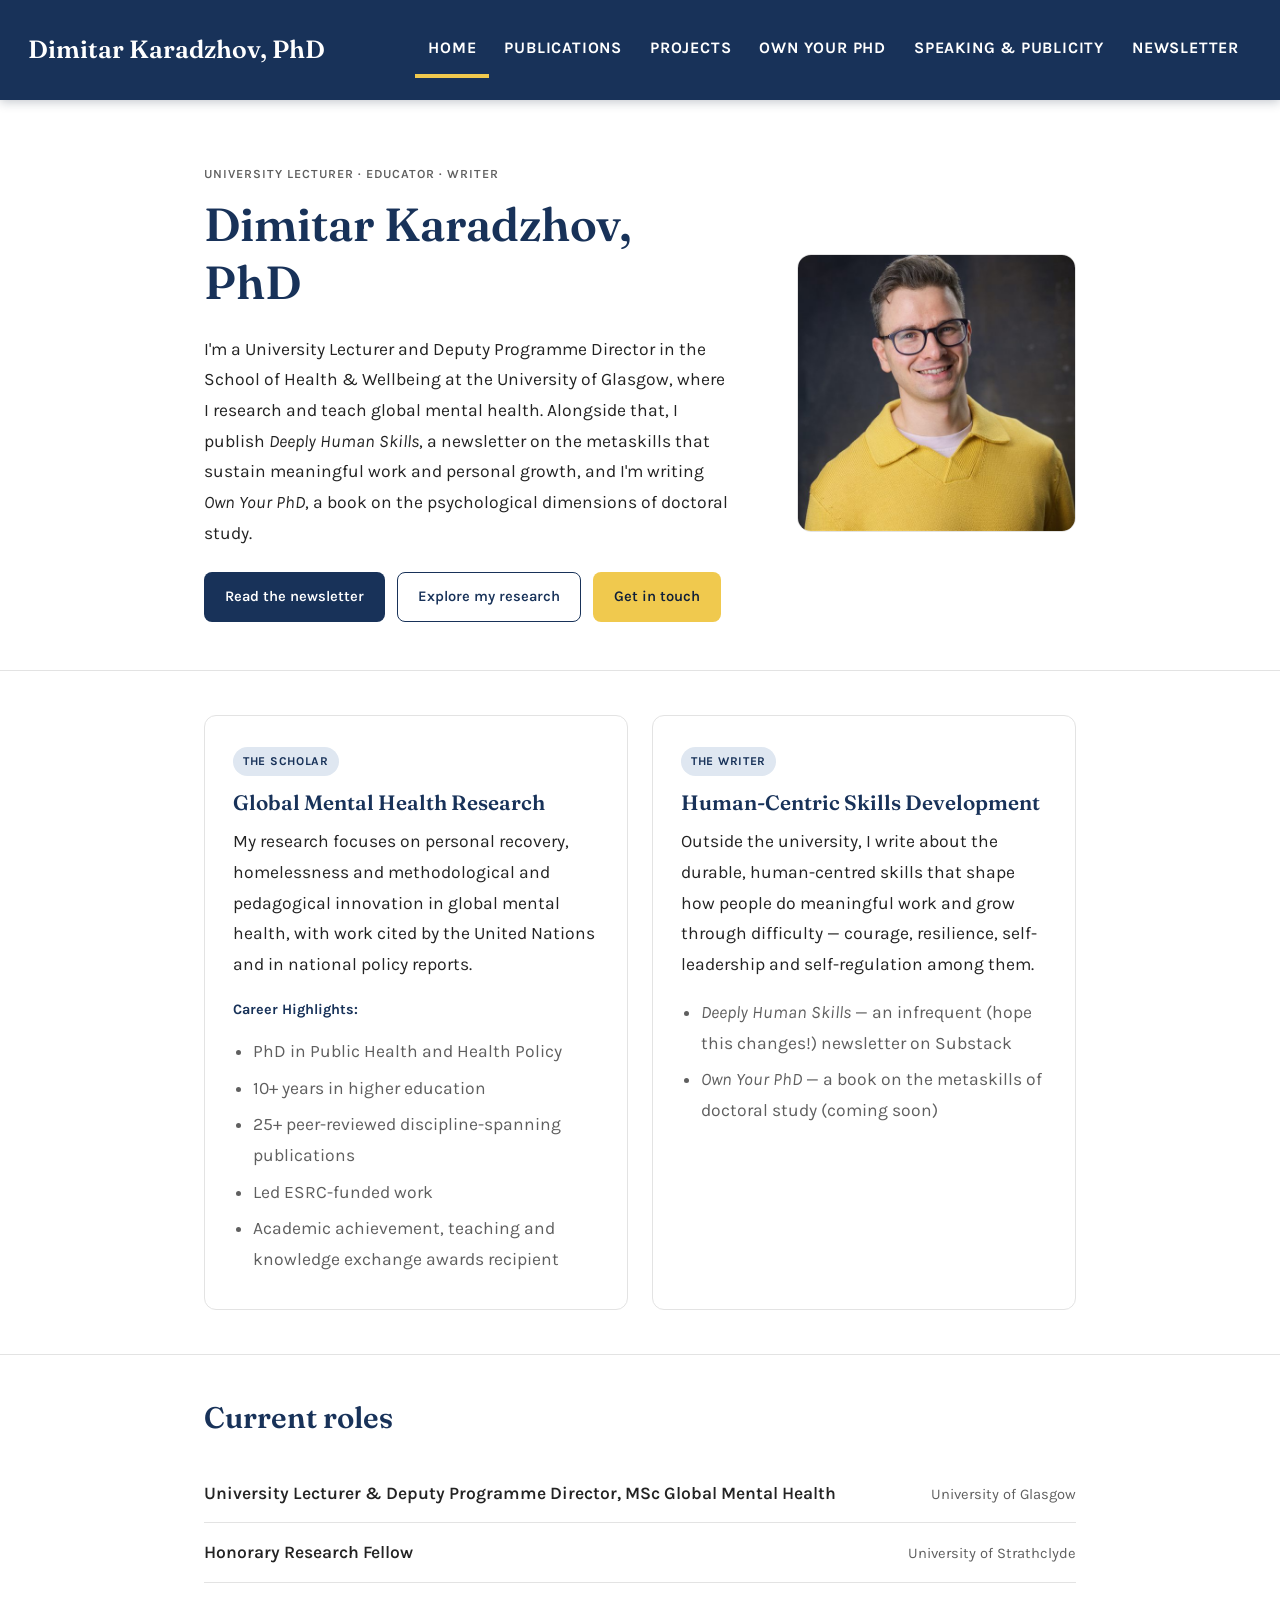
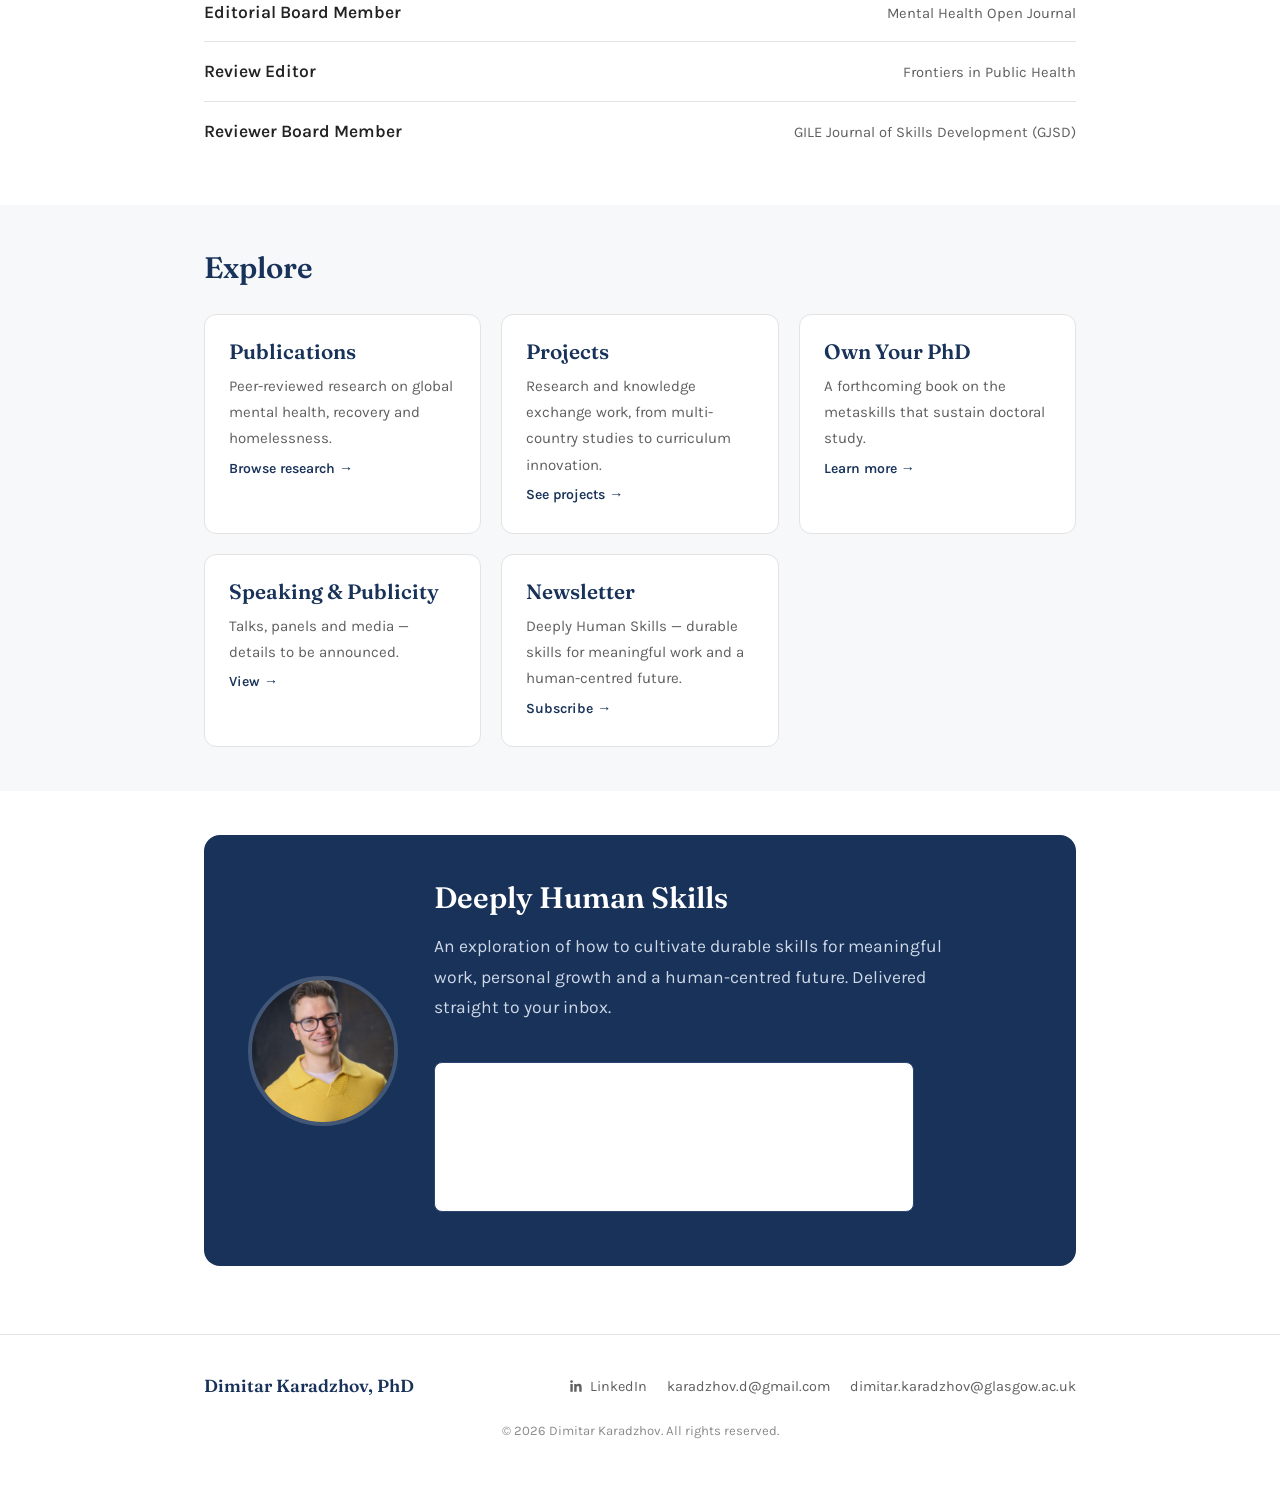
<file: index.html>
<!DOCTYPE html>
<html lang="en-GB">
<head>
<meta charset="UTF-8">
<meta name="viewport" content="width=device-width, initial-scale=1.0">
<title>Dimitar Karadzhov, PhD</title>
<meta name="description" content="University Lecturer in Global Mental Health and writer on human-centred skills. Author of Deeply Human Skills and Own Your PhD.">
<meta name="google-site-verification" content="OWlVe5kiR8DPu2JEjUjKagEWQTRaHA0bk6Msbdt9JXk" />
<meta property="og:site_name" content="Dimitar Karadzhov, PhD">
<meta property="og:type" content="website">
<meta property="og:title" content="Dimitar Karadzhov, PhD">
<meta property="og:description" content="University Lecturer in Global Mental Health and writer on human-centred skills. Author of Deeply Human Skills and Own Your PhD.">
<meta property="og:url" content="https://dimitarkaradzhov.com/">
<meta property="og:image" content="https://dimitarkaradzhov.com/images/dimitar-karadzhov.jpg">
<meta name="twitter:card" content="summary_large_image">
<meta name="twitter:title" content="Dimitar Karadzhov, PhD">
<meta name="twitter:description" content="University Lecturer in Global Mental Health and writer on human-centred skills. Author of Deeply Human Skills and Own Your PhD.">
<meta name="twitter:image" content="https://dimitarkaradzhov.com/images/dimitar-karadzhov.jpg">
<link rel="preconnect" href="https://fonts.googleapis.com">
<link rel="preconnect" href="https://fonts.gstatic.com" crossorigin>
<link href="https://fonts.googleapis.com/css2?family=Fraunces:opsz,wght@9..144,500;9..144,600;9..144,700&family=Karla:wght@400;500;600;700&display=swap" rel="stylesheet">
<link rel="stylesheet" href="/css/style.css">
</head>
<body>

<header class="site-header">
  <div class="nav-wrap">
    <a class="brand" href="/">Dimitar Karadzhov, PhD</a>
    <button class="nav-toggle" id="navToggle" aria-label="Toggle menu">&#9776;</button>
    <nav class="nav-links" id="navLinks">
      <a href="/" class="active">Home</a>
      <a href="/publications/">Publications</a>
      <a href="/projects/">Projects</a>
      <a href="/book/">Own Your PhD</a>
      <a href="/speaking/">Speaking &amp; Publicity</a>
      <a href="/newsletter/">Newsletter</a>
    </nav>
  </div>
</header>

<main>

  <section class="hero">
    <div class="container hero-grid">
      <div>
        <p class="eyebrow">University Lecturer &middot; Educator &middot; Writer</p>
        <h1>Dimitar Karadzhov, PhD</h1>
        <p>I'm a University Lecturer and Deputy Programme Director in the School of Health &amp; Wellbeing at the University of Glasgow, where I research and teach global mental health. Alongside that, I publish <em>Deeply Human Skills</em>, a newsletter on the metaskills that sustain meaningful work and personal growth, and I'm writing <em>Own Your PhD</em>, a book on the psychological dimensions of doctoral study.</p>
        <div class="hero-actions">
          <a href="/newsletter/" class="btn btn-primary">Read the newsletter</a>
          <a href="/publications/" class="btn btn-secondary">Explore my research</a>
          <a href="#contact" class="btn btn-accent">Get in touch</a>
        </div>
      </div>
      <div class="hero-photo">
        <img src="/images/dimitar-karadzhov.jpg" alt="Portrait of Dimitar Karadzhov">
      </div>
    </div>
  </section>

  <hr class="section-divider">

  <section>
    <div class="container">
      <div class="split-grid">
        <div class="split-card">
          <span class="tag">The Scholar</span>
          <h3>Global Mental Health Research</h3>
          <p>My research focuses on personal recovery, homelessness and methodological and pedagogical innovation in global mental health, with work cited by the United Nations and in national policy reports.</p>
          <p class="list-label">Career Highlights:</p>
          <ul>
            <li>PhD in Public Health and Health Policy</li>
            <li>10+ years in higher education</li>
            <li>25+ peer-reviewed discipline-spanning publications</li>
            <li>Led ESRC-funded work</li>
            <li>Academic achievement, teaching and knowledge exchange awards recipient</li>
          </ul>
        </div>
        <div class="split-card">
          <span class="tag">The Writer</span>
          <h3>Human-Centric Skills Development</h3>
          <p>Outside the university, I write about the durable, human-centred skills that shape how people do meaningful work and grow through difficulty &mdash; courage, resilience, self-leadership and self-regulation among them.</p>
          <ul>
            <li><em>Deeply Human Skills</em> &mdash; an infrequent (hope this changes!) newsletter on Substack</li>
            <li><em>Own Your PhD</em> &mdash; a book on the metaskills of doctoral study (coming soon)</li>
          </ul>
        </div>
      </div>
    </div>
  </section>

  <hr class="section-divider">

  <section>
    <div class="container">
      <div class="section-head">
        <h2>Current roles</h2>
      </div>
      <ul class="roles-list">
        <li><span class="role-name">University Lecturer &amp; Deputy Programme Director, MSc Global Mental Health</span><span class="role-org">University of Glasgow</span></li>
        <li><span class="role-name">Honorary Research Fellow</span><span class="role-org">University of Strathclyde</span></li>
        <li><span class="role-name">Editorial Board Member</span><span class="role-org">Mental Health Open Journal</span></li>
        <li><span class="role-name">Review Editor</span><span class="role-org">Frontiers in Public Health</span></li>
        <li><span class="role-name">Reviewer Board Member</span><span class="role-org">GILE Journal of Skills Development (GJSD)</span></li>
      </ul>
    </div>
  </section>

  <section class="soft">
    <div class="container">
      <div class="section-head">
        <h2>Explore</h2>
      </div>
      <div class="card-grid">
        <a class="tab-card" href="/publications/">
          <h3>Publications</h3>
          <p>Peer-reviewed research on global mental health, recovery and homelessness.</p>
          <span class="arrow">Browse research &rarr;</span>
        </a>
        <a class="tab-card" href="/projects/">
          <h3>Projects</h3>
          <p>Research and knowledge exchange work, from multi-country studies to curriculum innovation.</p>
          <span class="arrow">See projects &rarr;</span>
        </a>
        <a class="tab-card" href="/book/">
          <h3>Own Your PhD</h3>
          <p>A forthcoming book on the metaskills that sustain doctoral study.</p>
          <span class="arrow">Learn more &rarr;</span>
        </a>
        <a class="tab-card" href="/speaking/">
          <h3>Speaking &amp; Publicity</h3>
          <p>Talks, panels and media &mdash; details to be announced.</p>
          <span class="arrow">View &rarr;</span>
        </a>
        <a class="tab-card" href="/newsletter/">
          <h3>Newsletter</h3>
          <p>Deeply Human Skills &mdash; durable skills for meaningful work and a human-centred future.</p>
          <span class="arrow">Subscribe &rarr;</span>
        </a>
      </div>
    </div>
  </section>

  <section>
    <div class="container">
      <div class="newsletter-cta with-photo">
        <img class="newsletter-photo" src="/images/dimitar-karadzhov.jpg" alt="Dimitar Karadzhov">
        <div class="newsletter-copy">
          <h2>Deeply Human Skills</h2>
          <p>An exploration of how to cultivate durable skills for meaningful work, personal growth and a human-centred future. Delivered straight to your inbox.</p>
          <iframe src="https://deeplyhumanskills.substack.com/embed" width="480" height="150" style="border:1px solid #2a4671; background:white; max-width:100%; border-radius:8px; margin-top:22px;" frameborder="0" scrolling="no"></iframe>
        </div>
      </div>
    </div>
  </section>

</main>

<footer class="site-footer" id="contact">
  <div class="container">
    <div class="footer-grid">
      <span class="footer-name">Dimitar Karadzhov, PhD</span>
      <div class="footer-links">
        <a href="https://www.linkedin.com/in/dimitar-karadzhov-phd-82b3731ab/" target="_blank" rel="noopener"><svg viewBox="0 0 24 24" aria-hidden="true"><path d="M20.45 20.45h-3.55v-5.57c0-1.33-.02-3.03-1.85-3.03-1.85 0-2.14 1.44-2.14 2.94v5.66H9.36V9h3.41v1.56h.05c.47-.9 1.63-1.85 3.36-1.85 3.6 0 4.27 2.37 4.27 5.45v6.29zM5.34 7.43a2.06 2.06 0 1 1 0-4.12 2.06 2.06 0 0 1 0 4.12zM7.12 20.45H3.56V9h3.56v11.45z"/></svg>LinkedIn</a>
        <a href="mailto:karadzhov.d@gmail.com">karadzhov.d@gmail.com</a>
        <a href="mailto:dimitar.karadzhov@glasgow.ac.uk">dimitar.karadzhov@glasgow.ac.uk</a>
      </div>
    </div>
    <p class="footer-copy">&copy; 2026 Dimitar Karadzhov. All rights reserved.</p>
  </div>
</footer>

<div class="popup-overlay" id="popupOverlay">
  <div class="popup-box">
    <button class="popup-close" id="popupClose" aria-label="Close">&times;</button>
    <h3>Deeply Human Skills</h3>
    <p>Durable skills for meaningful work, personal growth and a human-centred future &mdash; straight to your inbox.</p>
    <iframe src="https://deeplyhumanskills.substack.com/embed" width="100%" height="150" style="border:1px solid #e3e3e3; background:white; border-radius:8px;" frameborder="0" scrolling="no"></iframe>
  </div>
</div>

<script src="/js/main.js"></script>
</body>
</html>
</file>
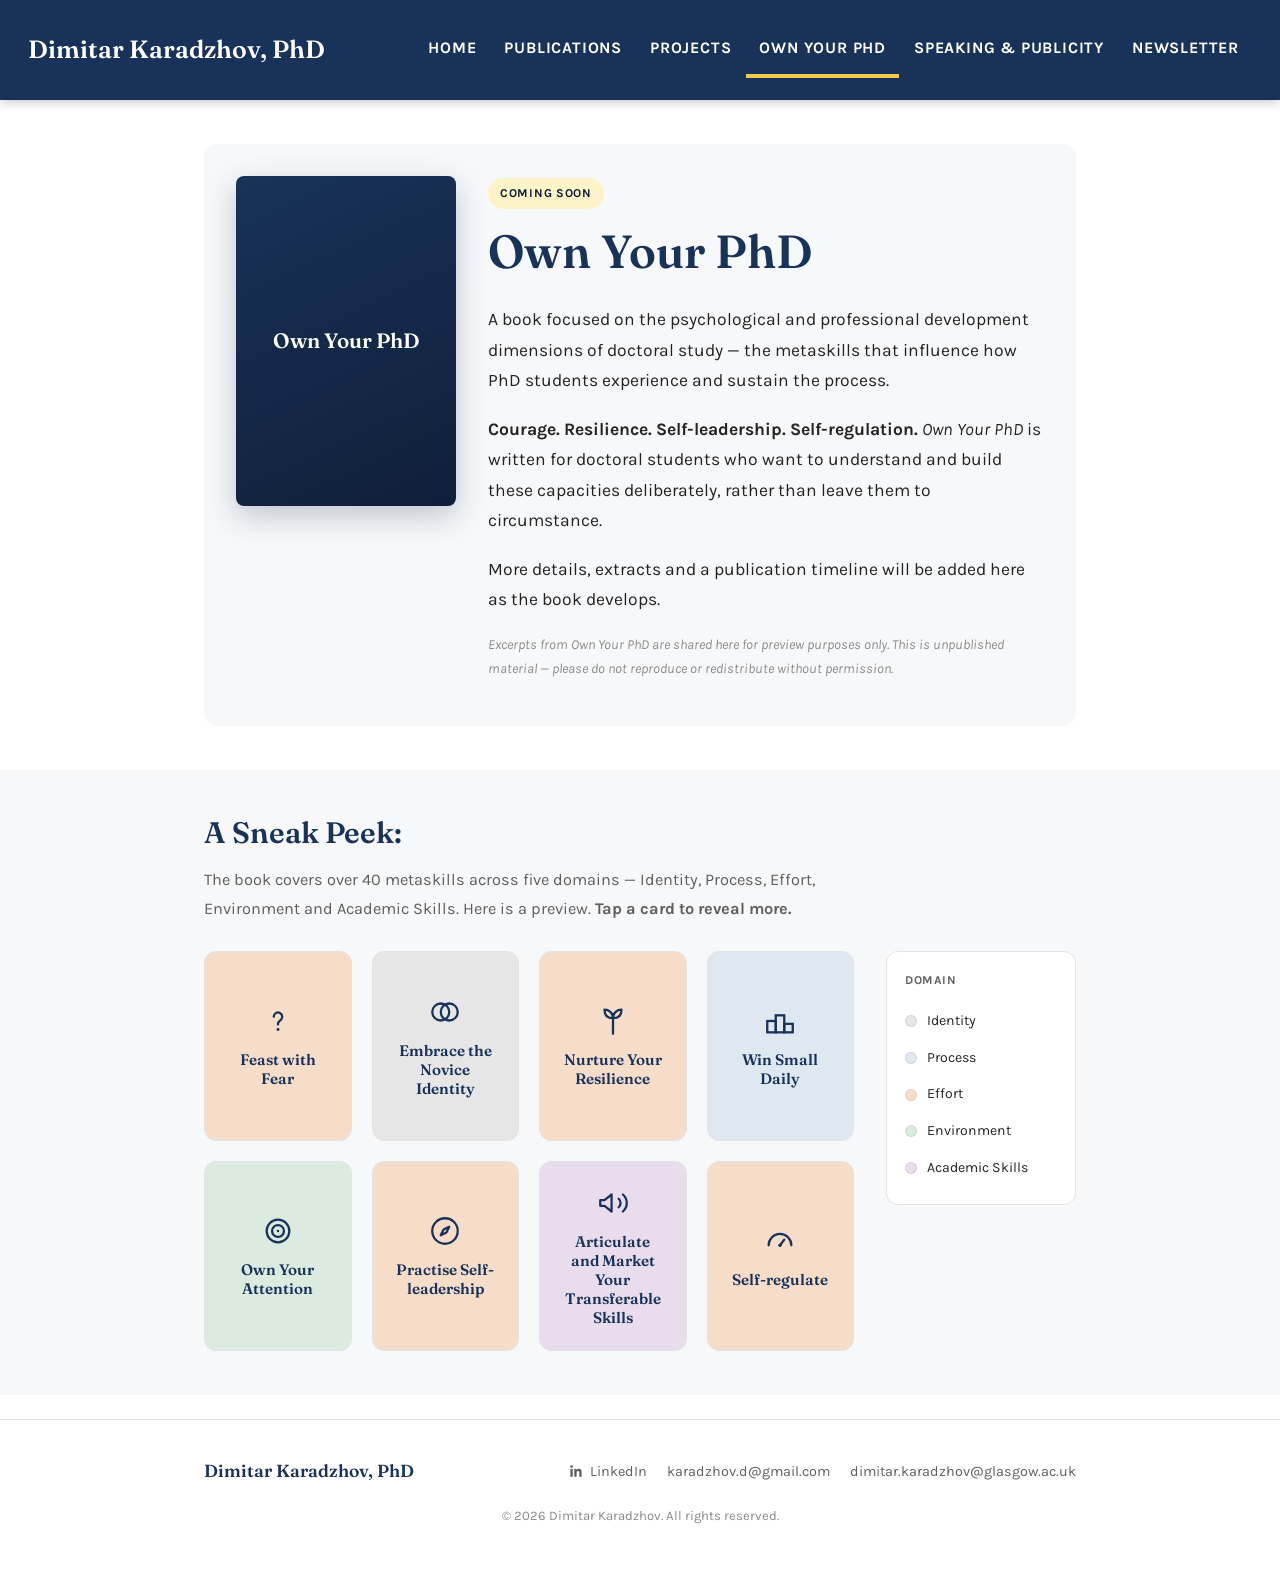
<file: book/index.html>
<!DOCTYPE html>
<html lang="en-GB">
<head>
<meta charset="UTF-8">
<meta name="viewport" content="width=device-width, initial-scale=1.0">
<title>Own Your PhD — Dimitar Karadzhov, PhD</title>
<meta name="description" content="A forthcoming book on the psychological and professional development dimensions of doctoral study — the metaskills that shape how PhD students experience and sustain the process.">
<meta property="og:site_name" content="Dimitar Karadzhov, PhD">
<meta property="og:type" content="website">
<meta property="og:title" content="Own Your PhD — Dimitar Karadzhov, PhD">
<meta property="og:description" content="A forthcoming book on the psychological and professional development dimensions of doctoral study — the metaskills that shape how PhD students experience and sustain the process.">
<meta property="og:url" content="https://dimitarkaradzhov.com/book/">
<meta property="og:image" content="https://dimitarkaradzhov.com/images/dimitar-karadzhov.jpg">
<meta name="twitter:card" content="summary_large_image">
<meta name="twitter:title" content="Own Your PhD — Dimitar Karadzhov, PhD">
<meta name="twitter:description" content="A forthcoming book on the psychological and professional development dimensions of doctoral study — the metaskills that shape how PhD students experience and sustain the process.">
<meta name="twitter:image" content="https://dimitarkaradzhov.com/images/dimitar-karadzhov.jpg">
<link rel="preconnect" href="https://fonts.googleapis.com">
<link rel="preconnect" href="https://fonts.gstatic.com" crossorigin>
<link href="https://fonts.googleapis.com/css2?family=Fraunces:opsz,wght@9..144,500;9..144,600;9..144,700&family=Karla:wght@400;500;600;700&display=swap" rel="stylesheet">
<link rel="stylesheet" href="/css/style.css">
</head>
<body>

<header class="site-header">
  <div class="nav-wrap">
    <a class="brand" href="/">Dimitar Karadzhov, PhD</a>
    <button class="nav-toggle" id="navToggle" aria-label="Toggle menu">&#9776;</button>
    <nav class="nav-links" id="navLinks">
      <a href="/">Home</a>
      <a href="/publications/">Publications</a>
      <a href="/projects/">Projects</a>
      <a href="/book/" class="active">Own Your PhD</a>
      <a href="/speaking/">Speaking &amp; Publicity</a>
      <a href="/newsletter/">Newsletter</a>
    </nav>
  </div>
</header>

<main>
  <section>
    <div class="container">
      <div class="feature-block">
        <div class="book-cover">Own Your PhD</div>
        <div>
          <span class="status-pill">Coming soon</span>
          <h1>Own Your PhD</h1>
          <p>A book focused on the psychological and professional development dimensions of doctoral study &mdash; the metaskills that influence how PhD students experience and sustain the process.</p>
          <p><strong>Courage. Resilience. Self-leadership. Self-regulation.</strong> <em>Own Your PhD</em> is written for doctoral students who want to understand and build these capacities deliberately, rather than leave them to circumstance.</p>
          <p>More details, extracts and a publication timeline will be added here as the book develops.</p>
          <p class="note">Excerpts from <em>Own Your PhD</em> are shared here for preview purposes only. This is unpublished material &mdash; please do not reproduce or redistribute without permission.</p>
        </div>
      </div>
    </div>
  </section>

  <section class="soft">
    <div class="container">
      <div class="section-head">
        <h2>A Sneak Peek:</h2>
        <p>The book covers over 40 metaskills across five domains &mdash; Identity, Process, Effort, Environment and Academic Skills. Here is a preview. <strong>Tap a card to reveal more.</strong></p>
      </div>
      <div class="sneak-peek-layout">
      <div class="flip-grid">

        <button class="flip-card domain-effort" type="button" aria-label="Feast with Fear, tap to reveal description">
          <div class="flip-card-inner">
            <div class="flip-face flip-front">
              <svg viewBox="0 0 24 24" class="flip-icon" aria-hidden="true"><path d="M9 9a3 3 0 1 1 4.8 2.4c-1.2.9-1.8 1.5-1.8 2.6v.5" fill="none" stroke="currentColor" stroke-width="1.6" stroke-linecap="round" stroke-linejoin="round"/><circle cx="12" cy="18" r="1" fill="currentColor"/></svg>
              <h3>Feast with Fear</h3>
            </div>
            <div class="flip-face flip-back">
              <p>Learn to work with fear, rather than waiting for it to disappear.</p>
            </div>
          </div>
        </button>

        <button class="flip-card domain-identity" type="button" aria-label="Embrace the Novice Identity, tap to reveal description">
          <div class="flip-card-inner">
            <div class="flip-face flip-front">
              <svg viewBox="0 0 24 24" class="flip-icon" aria-hidden="true"><circle cx="9" cy="12" r="6" fill="none" stroke="currentColor" stroke-width="1.6"/><circle cx="15" cy="12" r="6" fill="none" stroke="currentColor" stroke-width="1.6"/></svg>
              <h3>Embrace the Novice Identity</h3>
            </div>
            <div class="flip-face flip-back">
              <p>You do not have to choose between the novice and the expert. Learn to hold multiple professional identities at once, and use each to your advantage.</p>
            </div>
          </div>
        </button>

        <button class="flip-card domain-effort" type="button" aria-label="Nurture Your Resilience, tap to reveal description">
          <div class="flip-card-inner">
            <div class="flip-face flip-front">
              <svg viewBox="0 0 24 24" class="flip-icon" aria-hidden="true"><path d="M12 21V10M12 10C12 6 9 4 6 4c0 4 2 6 6 6zm0 0c0-4 3-6 6-6 0 4-2 6-6 6z" fill="none" stroke="currentColor" stroke-width="1.6" stroke-linecap="round" stroke-linejoin="round"/></svg>
              <h3>Nurture Your Resilience</h3>
            </div>
            <div class="flip-face flip-back">
              <p>The doctorate is a natural resilience training ground. Discover how change and stability work together to help you persist.</p>
            </div>
          </div>
        </button>

        <button class="flip-card domain-process" type="button" aria-label="Win Small Daily, tap to reveal description">
          <div class="flip-card-inner">
            <div class="flip-face flip-front">
              <svg viewBox="0 0 24 24" class="flip-icon" aria-hidden="true"><rect x="9" y="8" width="6" height="12" fill="none" stroke="currentColor" stroke-width="1.6"/><rect x="3" y="12" width="6" height="8" fill="none" stroke="currentColor" stroke-width="1.6"/><rect x="15" y="14" width="6" height="6" fill="none" stroke="currentColor" stroke-width="1.6"/></svg>
              <h3>Win Small Daily</h3>
            </div>
            <div class="flip-face flip-back">
              <p>Swap the ever-growing to-do list for one meaningful win a day. This shift changes how sustainable the PhD feels.</p>
            </div>
          </div>
        </button>

        <button class="flip-card domain-environment" type="button" aria-label="Own Your Attention, tap to reveal description">
          <div class="flip-card-inner">
            <div class="flip-face flip-front">
              <svg viewBox="0 0 24 24" class="flip-icon" aria-hidden="true"><circle cx="12" cy="12" r="8" fill="none" stroke="currentColor" stroke-width="1.6"/><circle cx="12" cy="12" r="4.2" fill="none" stroke="currentColor" stroke-width="1.6"/><circle cx="12" cy="12" r="0.9" fill="currentColor"/></svg>
              <h3>Own Your Attention</h3>
            </div>
            <div class="flip-face flip-back">
              <p>Of all the things beyond your control during a PhD, your attention is not one of them. Learn to reclaim and protect it.</p>
            </div>
          </div>
        </button>

        <button class="flip-card domain-effort" type="button" aria-label="Practise Self-leadership, tap to reveal description">
          <div class="flip-card-inner">
            <div class="flip-face flip-front">
              <svg viewBox="0 0 24 24" class="flip-icon" aria-hidden="true"><circle cx="12" cy="12" r="9" fill="none" stroke="currentColor" stroke-width="1.6"/><path d="M15 9l-4 2-2 4 4-2 2-4z" fill="none" stroke="currentColor" stroke-width="1.6" stroke-linejoin="round"/></svg>
              <h3>Practise Self-leadership</h3>
            </div>
            <div class="flip-face flip-back">
              <p>A PhD is, at its core, a self-leadership project. Build the skills to influence yourself as deliberately as you would influence others.</p>
            </div>
          </div>
        </button>

        <button class="flip-card domain-academic" type="button" aria-label="Articulate and Market Your Transferable Skills, tap to reveal description">
          <div class="flip-card-inner">
            <div class="flip-face flip-front">
              <svg viewBox="0 0 24 24" class="flip-icon" aria-hidden="true"><path d="M3 10v4h3l5 4V6L6 10H3z" fill="none" stroke="currentColor" stroke-width="1.6" stroke-linejoin="round"/><path d="M16 9a4 4 0 0 1 0 6M19 6a8 8 0 0 1 0 12" fill="none" stroke="currentColor" stroke-width="1.6" stroke-linecap="round"/></svg>
              <h3>Articulate and Market Your Transferable Skills</h3>
            </div>
            <div class="flip-face flip-back">
              <p>Learn how to surface and articulate strengths to boost self-awareness and career mobility.</p>
            </div>
          </div>
        </button>

        <button class="flip-card domain-effort" type="button" aria-label="Self-regulate, tap to reveal description">
          <div class="flip-card-inner">
            <div class="flip-face flip-front">
              <svg viewBox="0 0 24 24" class="flip-icon" aria-hidden="true"><path d="M4 15a8 8 0 0 1 16 0" fill="none" stroke="currentColor" stroke-width="1.6" stroke-linecap="round"/><path d="M12 15l3-4" stroke="currentColor" stroke-width="1.6" stroke-linecap="round"/><circle cx="12" cy="15" r="1.2" fill="currentColor"/></svg>
              <h3>Self-regulate</h3>
            </div>
            <div class="flip-face flip-back">
              <p>Self-regulation is the overlooked metaskill behind time management, resilience and coping &mdash; and it is rarely taught, despite being critical to doctoral success.</p>
            </div>
          </div>
        </button>

      </div>
      <div class="legend">
        <div class="legend-title">Domain</div>
        <div class="legend-item"><span class="legend-dot domain-identity"></span>Identity</div>
        <div class="legend-item"><span class="legend-dot domain-process"></span>Process</div>
        <div class="legend-item"><span class="legend-dot domain-effort"></span>Effort</div>
        <div class="legend-item"><span class="legend-dot domain-environment"></span>Environment</div>
        <div class="legend-item"><span class="legend-dot domain-academic"></span>Academic Skills</div>
      </div>
      </div>
    </div>
  </section>
</main>

<footer class="site-footer">
  <div class="container">
    <div class="footer-grid">
      <span class="footer-name">Dimitar Karadzhov, PhD</span>
      <div class="footer-links">
        <a href="https://www.linkedin.com/in/dimitar-karadzhov-phd-82b3731ab/" target="_blank" rel="noopener"><svg viewBox="0 0 24 24" aria-hidden="true"><path d="M20.45 20.45h-3.55v-5.57c0-1.33-.02-3.03-1.85-3.03-1.85 0-2.14 1.44-2.14 2.94v5.66H9.36V9h3.41v1.56h.05c.47-.9 1.63-1.85 3.36-1.85 3.6 0 4.27 2.37 4.27 5.45v6.29zM5.34 7.43a2.06 2.06 0 1 1 0-4.12 2.06 2.06 0 0 1 0 4.12zM7.12 20.45H3.56V9h3.56v11.45z"/></svg>LinkedIn</a>
        <a href="mailto:karadzhov.d@gmail.com">karadzhov.d@gmail.com</a>
        <a href="mailto:dimitar.karadzhov@glasgow.ac.uk">dimitar.karadzhov@glasgow.ac.uk</a>
      </div>
    </div>
    <p class="footer-copy">&copy; 2026 Dimitar Karadzhov. All rights reserved.</p>
  </div>
</footer>

<div class="popup-overlay" id="popupOverlay">
  <div class="popup-box">
    <button class="popup-close" id="popupClose" aria-label="Close">&times;</button>
    <h3>Deeply Human Skills</h3>
    <p>Durable skills for meaningful work, personal growth and a human-centred future &mdash; straight to your inbox.</p>
    <iframe src="https://deeplyhumanskills.substack.com/embed" width="100%" height="150" style="border:1px solid #e3e3e3; background:white; border-radius:8px;" frameborder="0" scrolling="no"></iframe>
  </div>
</div>

<script src="/js/main.js"></script>
</body>
</html>
</file>
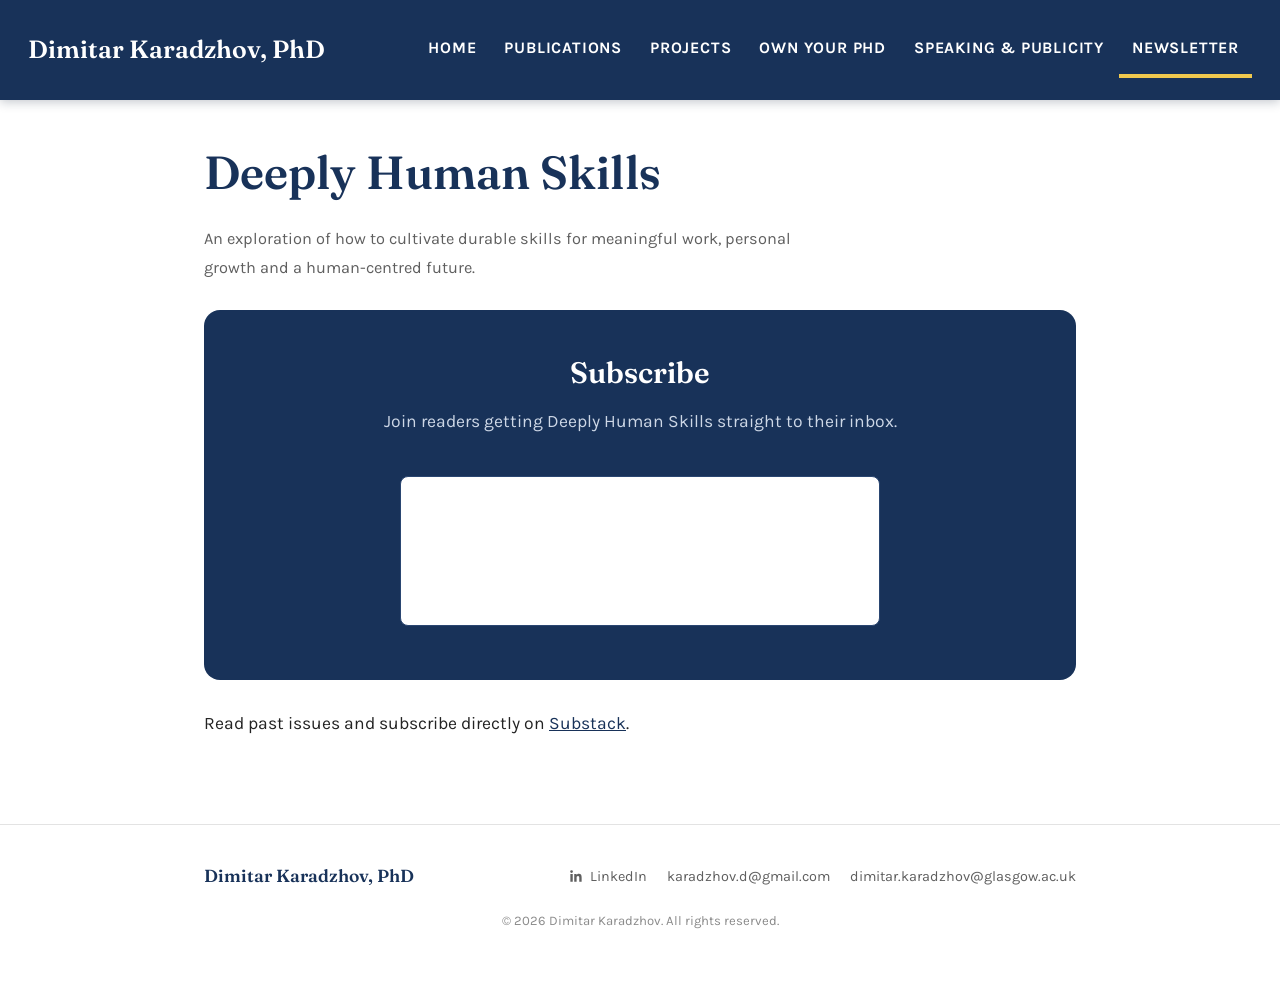
<file: newsletter/index.html>
<!DOCTYPE html>
<html lang="en-GB">
<head>
<meta charset="UTF-8">
<meta name="viewport" content="width=device-width, initial-scale=1.0">
<title>Newsletter — Dimitar Karadzhov, PhD</title>
<meta name="description" content="Deeply Human Skills — an exploration of how to cultivate durable skills for meaningful work, personal growth and a human-centred future.">
<meta property="og:site_name" content="Dimitar Karadzhov, PhD">
<meta property="og:type" content="website">
<meta property="og:title" content="Deeply Human Skills — Dimitar Karadzhov, PhD">
<meta property="og:description" content="An exploration of how to cultivate durable skills for meaningful work, personal growth and a human-centred future.">
<meta property="og:url" content="https://dimitarkaradzhov.com/newsletter/">
<meta property="og:image" content="https://dimitarkaradzhov.com/images/dimitar-karadzhov.jpg">
<meta name="twitter:card" content="summary_large_image">
<meta name="twitter:title" content="Deeply Human Skills — Dimitar Karadzhov, PhD">
<meta name="twitter:description" content="An exploration of how to cultivate durable skills for meaningful work, personal growth and a human-centred future.">
<meta name="twitter:image" content="https://dimitarkaradzhov.com/images/dimitar-karadzhov.jpg">
<link rel="preconnect" href="https://fonts.googleapis.com">
<link rel="preconnect" href="https://fonts.gstatic.com" crossorigin>
<link href="https://fonts.googleapis.com/css2?family=Fraunces:opsz,wght@9..144,500;9..144,600;9..144,700&family=Karla:wght@400;500;600;700&display=swap" rel="stylesheet">
<link rel="stylesheet" href="/css/style.css">
</head>
<body>

<header class="site-header">
  <div class="nav-wrap">
    <a class="brand" href="/">Dimitar Karadzhov, PhD</a>
    <button class="nav-toggle" id="navToggle" aria-label="Toggle menu">&#9776;</button>
    <nav class="nav-links" id="navLinks">
      <a href="/">Home</a>
      <a href="/publications/">Publications</a>
      <a href="/projects/">Projects</a>
      <a href="/book/">Own Your PhD</a>
      <a href="/speaking/">Speaking &amp; Publicity</a>
      <a href="/newsletter/" class="active">Newsletter</a>
    </nav>
  </div>
</header>

<main>
  <section>
    <div class="container">
      <div class="section-head">
        <h1>Deeply Human Skills</h1>
        <p>An exploration of how to cultivate durable skills for meaningful work, personal growth and a human-centred future.</p>
      </div>

      <div class="newsletter-cta" style="margin-bottom: 8px;">
        <h2>Subscribe</h2>
        <p>Join readers getting Deeply Human Skills straight to their inbox.</p>
        <iframe src="https://deeplyhumanskills.substack.com/embed" width="480" height="150" style="border:1px solid #2a4671; background:white; max-width:100%; border-radius:8px; margin-top:22px;" frameborder="0" scrolling="no"></iframe>
      </div>

      <p style="margin-top:28px;">Read past issues and subscribe directly on <a href="https://deeplyhumanskills.substack.com/" target="_blank" rel="noopener">Substack</a>.</p>
    </div>
  </section>
</main>

<footer class="site-footer">
  <div class="container">
    <div class="footer-grid">
      <span class="footer-name">Dimitar Karadzhov, PhD</span>
      <div class="footer-links">
        <a href="https://www.linkedin.com/in/dimitar-karadzhov-phd-82b3731ab/" target="_blank" rel="noopener"><svg viewBox="0 0 24 24" aria-hidden="true"><path d="M20.45 20.45h-3.55v-5.57c0-1.33-.02-3.03-1.85-3.03-1.85 0-2.14 1.44-2.14 2.94v5.66H9.36V9h3.41v1.56h.05c.47-.9 1.63-1.85 3.36-1.85 3.6 0 4.27 2.37 4.27 5.45v6.29zM5.34 7.43a2.06 2.06 0 1 1 0-4.12 2.06 2.06 0 0 1 0 4.12zM7.12 20.45H3.56V9h3.56v11.45z"/></svg>LinkedIn</a>
        <a href="mailto:karadzhov.d@gmail.com">karadzhov.d@gmail.com</a>
        <a href="mailto:dimitar.karadzhov@glasgow.ac.uk">dimitar.karadzhov@glasgow.ac.uk</a>
      </div>
    </div>
    <p class="footer-copy">&copy; 2026 Dimitar Karadzhov. All rights reserved.</p>
  </div>
</footer>

<script src="/js/main.js"></script>
</body>
</html>
</file>
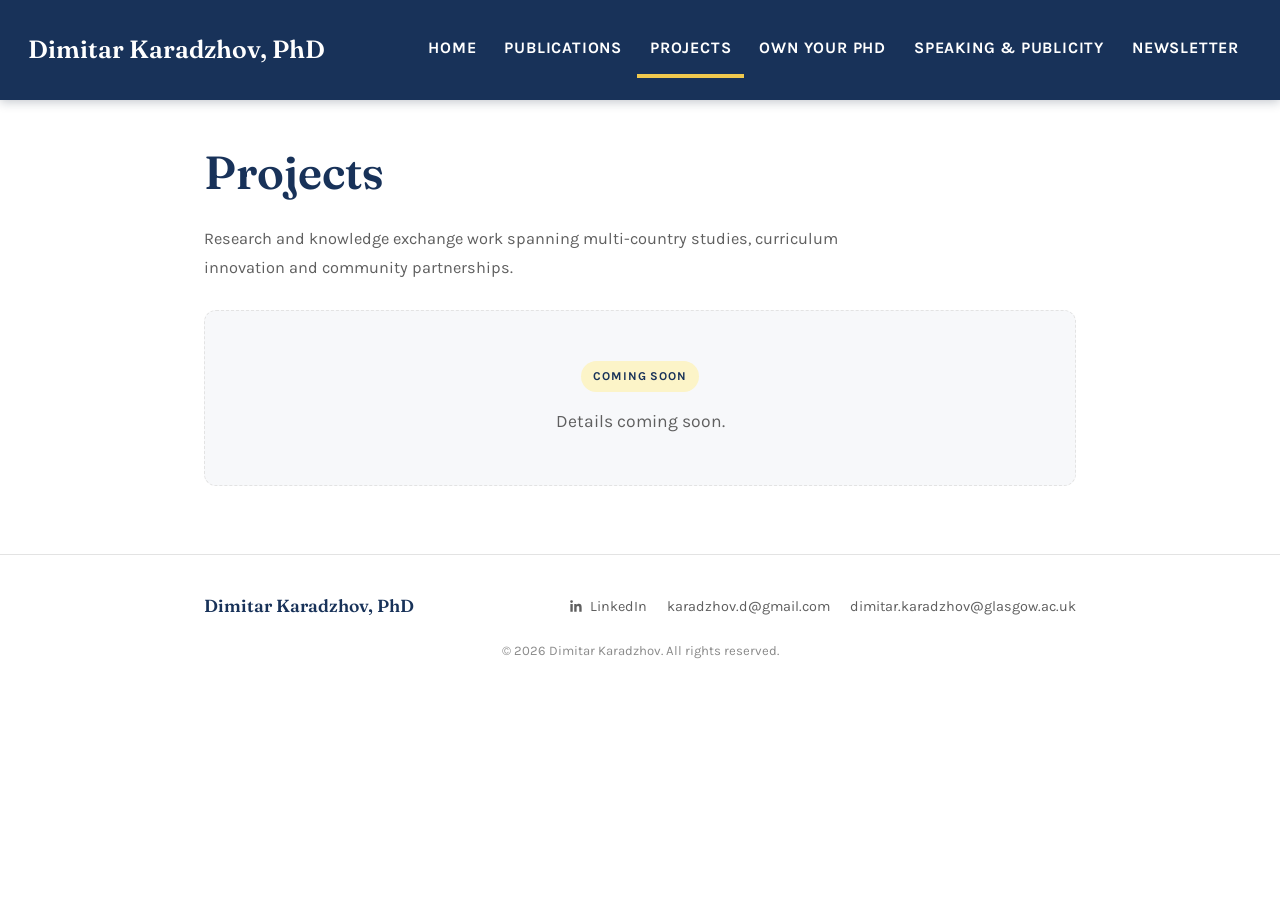
<file: projects/index.html>
<!DOCTYPE html>
<html lang="en-GB">
<head>
<meta charset="UTF-8">
<meta name="viewport" content="width=device-width, initial-scale=1.0">
<title>Projects — Dimitar Karadzhov, PhD</title>
<meta name="description" content="Research and knowledge exchange work spanning multi-country studies, curriculum innovation and community partnerships.">
<meta property="og:site_name" content="Dimitar Karadzhov, PhD">
<meta property="og:type" content="website">
<meta property="og:title" content="Projects — Dimitar Karadzhov, PhD">
<meta property="og:description" content="Research and knowledge exchange work spanning multi-country studies, curriculum innovation and community partnerships.">
<meta property="og:url" content="https://dimitarkaradzhov.com/projects/">
<meta property="og:image" content="https://dimitarkaradzhov.com/images/dimitar-karadzhov.jpg">
<meta name="twitter:card" content="summary_large_image">
<meta name="twitter:title" content="Projects — Dimitar Karadzhov, PhD">
<meta name="twitter:description" content="Research and knowledge exchange work spanning multi-country studies, curriculum innovation and community partnerships.">
<meta name="twitter:image" content="https://dimitarkaradzhov.com/images/dimitar-karadzhov.jpg">
<link rel="preconnect" href="https://fonts.googleapis.com">
<link rel="preconnect" href="https://fonts.gstatic.com" crossorigin>
<link href="https://fonts.googleapis.com/css2?family=Fraunces:opsz,wght@9..144,500;9..144,600;9..144,700&family=Karla:wght@400;500;600;700&display=swap" rel="stylesheet">
<link rel="stylesheet" href="/css/style.css">
</head>
<body>

<header class="site-header">
  <div class="nav-wrap">
    <a class="brand" href="/">Dimitar Karadzhov, PhD</a>
    <button class="nav-toggle" id="navToggle" aria-label="Toggle menu">&#9776;</button>
    <nav class="nav-links" id="navLinks">
      <a href="/">Home</a>
      <a href="/publications/">Publications</a>
      <a href="/projects/" class="active">Projects</a>
      <a href="/book/">Own Your PhD</a>
      <a href="/speaking/">Speaking &amp; Publicity</a>
      <a href="/newsletter/">Newsletter</a>
    </nav>
  </div>
</header>

<main>
  <section>
    <div class="container">
      <div class="section-head">
        <h1>Projects</h1>
        <p>Research and knowledge exchange work spanning multi-country studies, curriculum innovation and community partnerships.</p>
      </div>

      <div class="placeholder-box">
        <span class="tag">Coming soon</span>
        <p style="margin-bottom:0;">Details coming soon.</p>
      </div>
    </div>
  </section>
</main>

<footer class="site-footer">
  <div class="container">
    <div class="footer-grid">
      <span class="footer-name">Dimitar Karadzhov, PhD</span>
      <div class="footer-links">
        <a href="https://www.linkedin.com/in/dimitar-karadzhov-phd-82b3731ab/" target="_blank" rel="noopener"><svg viewBox="0 0 24 24" aria-hidden="true"><path d="M20.45 20.45h-3.55v-5.57c0-1.33-.02-3.03-1.85-3.03-1.85 0-2.14 1.44-2.14 2.94v5.66H9.36V9h3.41v1.56h.05c.47-.9 1.63-1.85 3.36-1.85 3.6 0 4.27 2.37 4.27 5.45v6.29zM5.34 7.43a2.06 2.06 0 1 1 0-4.12 2.06 2.06 0 0 1 0 4.12zM7.12 20.45H3.56V9h3.56v11.45z"/></svg>LinkedIn</a>
        <a href="mailto:karadzhov.d@gmail.com">karadzhov.d@gmail.com</a>
        <a href="mailto:dimitar.karadzhov@glasgow.ac.uk">dimitar.karadzhov@glasgow.ac.uk</a>
      </div>
    </div>
    <p class="footer-copy">&copy; 2026 Dimitar Karadzhov. All rights reserved.</p>
  </div>
</footer>

<div class="popup-overlay" id="popupOverlay">
  <div class="popup-box">
    <button class="popup-close" id="popupClose" aria-label="Close">&times;</button>
    <h3>Deeply Human Skills</h3>
    <p>Durable skills for meaningful work, personal growth and a human-centred future &mdash; straight to your inbox.</p>
    <iframe src="https://deeplyhumanskills.substack.com/embed" width="100%" height="150" style="border:1px solid #e3e3e3; background:white; border-radius:8px;" frameborder="0" scrolling="no"></iframe>
  </div>
</div>

<script src="/js/main.js"></script>
</body>
</html>
</file>
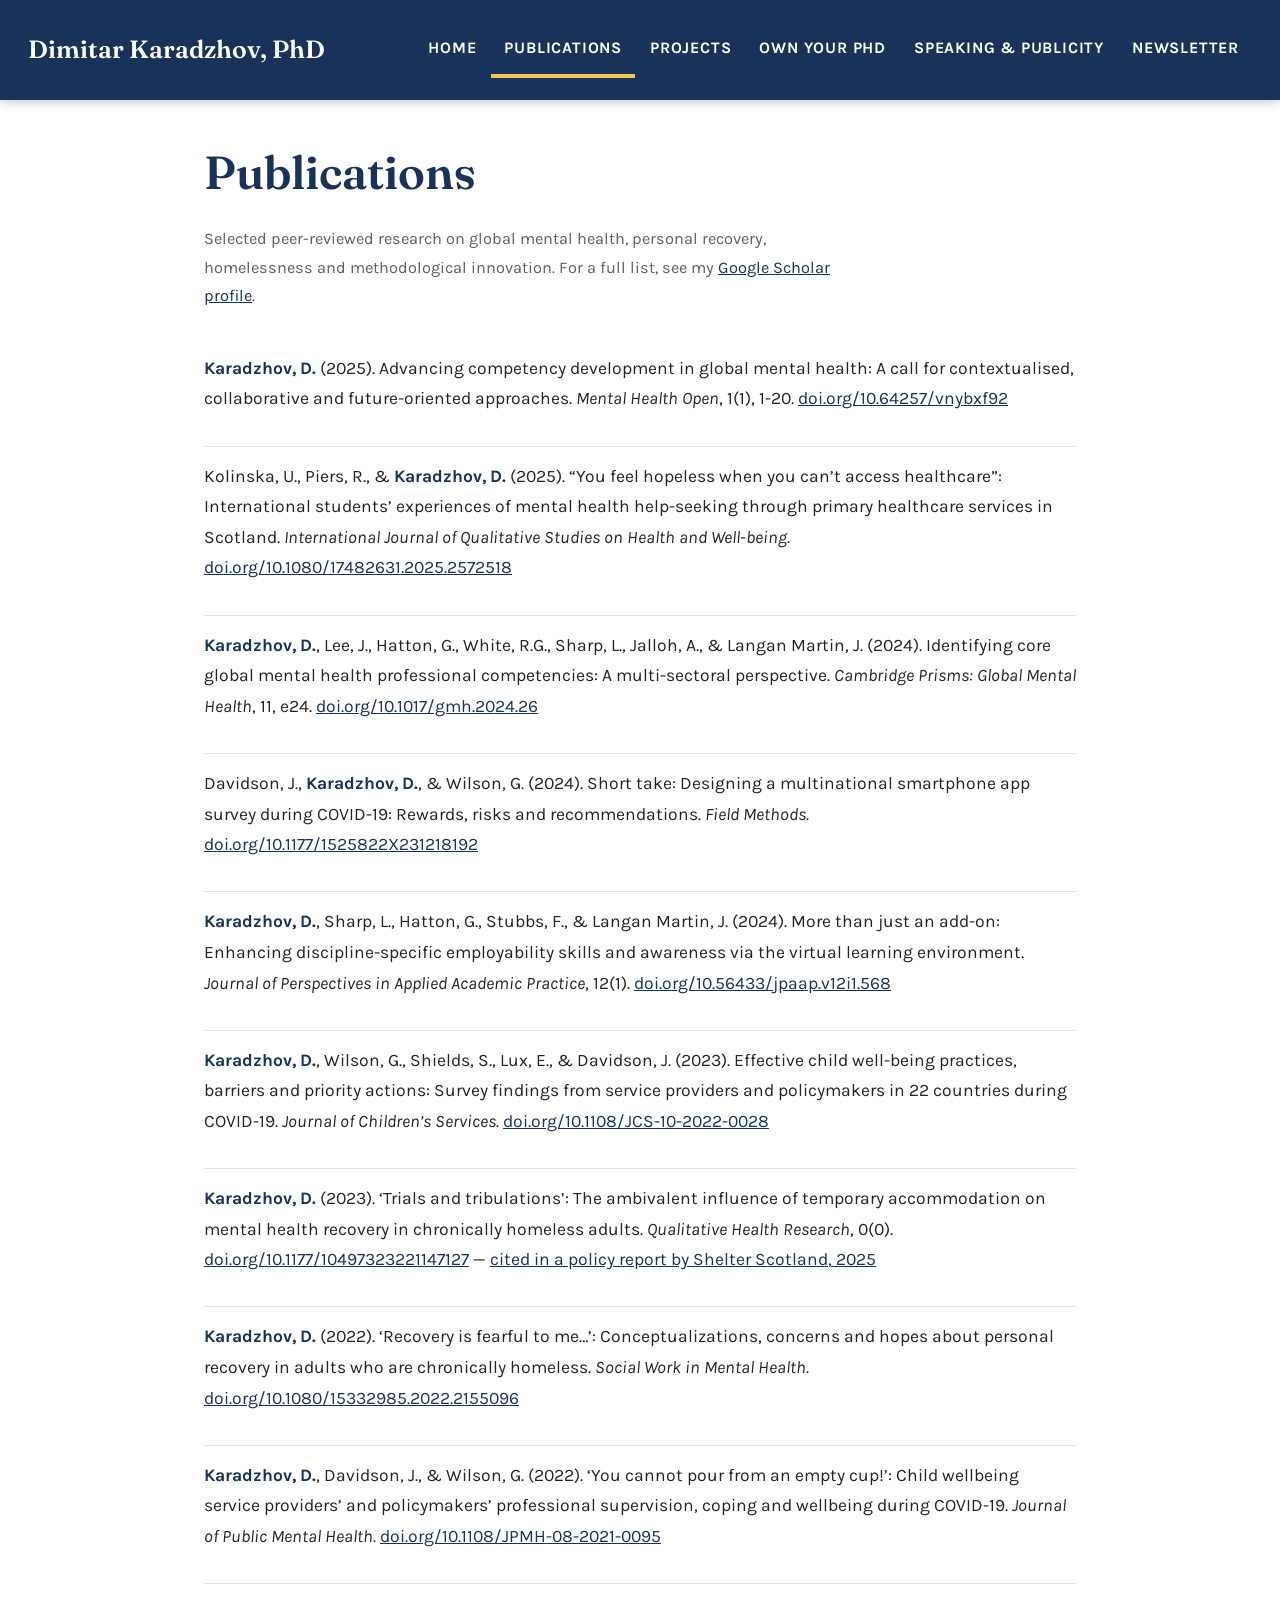
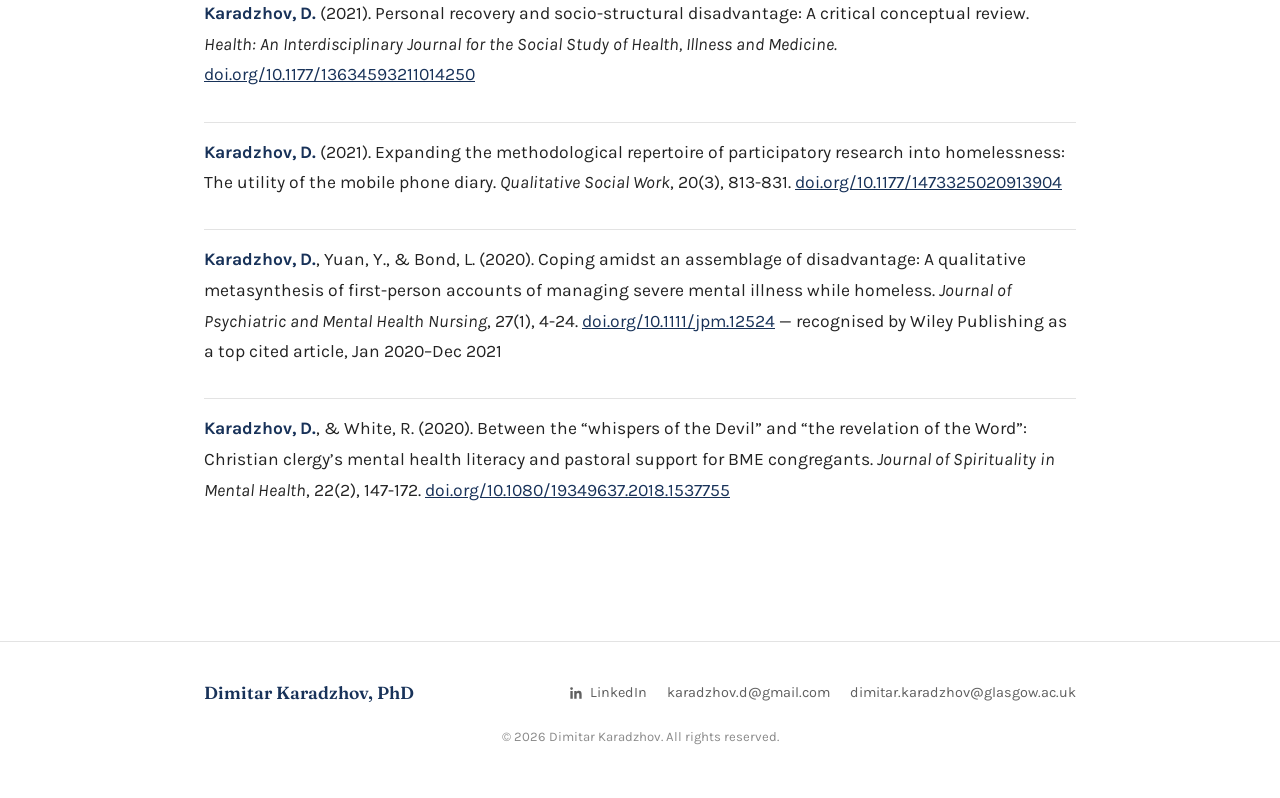
<file: publications/index.html>
<!DOCTYPE html>
<html lang="en-GB">
<head>
<meta charset="UTF-8">
<meta name="viewport" content="width=device-width, initial-scale=1.0">
<title>Publications — Dimitar Karadzhov, PhD</title>
<meta name="description" content="Selected peer-reviewed research on global mental health, personal recovery, homelessness and methodological innovation.">
<meta property="og:site_name" content="Dimitar Karadzhov, PhD">
<meta property="og:type" content="website">
<meta property="og:title" content="Publications — Dimitar Karadzhov, PhD">
<meta property="og:description" content="Selected peer-reviewed research on global mental health, personal recovery, homelessness and methodological innovation.">
<meta property="og:url" content="https://dimitarkaradzhov.com/publications/">
<meta property="og:image" content="https://dimitarkaradzhov.com/images/dimitar-karadzhov.jpg">
<meta name="twitter:card" content="summary_large_image">
<meta name="twitter:title" content="Publications — Dimitar Karadzhov, PhD">
<meta name="twitter:description" content="Selected peer-reviewed research on global mental health, personal recovery, homelessness and methodological innovation.">
<meta name="twitter:image" content="https://dimitarkaradzhov.com/images/dimitar-karadzhov.jpg">
<link rel="preconnect" href="https://fonts.googleapis.com">
<link rel="preconnect" href="https://fonts.gstatic.com" crossorigin>
<link href="https://fonts.googleapis.com/css2?family=Fraunces:opsz,wght@9..144,500;9..144,600;9..144,700&family=Karla:wght@400;500;600;700&display=swap" rel="stylesheet">
<link rel="stylesheet" href="/css/style.css">
</head>
<body>

<header class="site-header">
  <div class="nav-wrap">
    <a class="brand" href="/">Dimitar Karadzhov, PhD</a>
    <button class="nav-toggle" id="navToggle" aria-label="Toggle menu">&#9776;</button>
    <nav class="nav-links" id="navLinks">
      <a href="/">Home</a>
      <a href="/publications/" class="active">Publications</a>
      <a href="/projects/">Projects</a>
      <a href="/book/">Own Your PhD</a>
      <a href="/speaking/">Speaking &amp; Publicity</a>
      <a href="/newsletter/">Newsletter</a>
    </nav>
  </div>
</header>

<main>
  <section>
    <div class="container">
      <div class="section-head">
        <h1>Publications</h1>
        <p>Selected peer-reviewed research on global mental health, personal recovery, homelessness and methodological innovation. For a full list, see my <a href="https://scholar.google.com/citations?user=FL8KU_YAAAAJ&hl=en&oi=ao" target="_blank" rel="noopener">Google Scholar profile</a>.</p>
      </div>

      <div class="pub-group">

        <div class="pub-entry"><p class="cite"><strong>Karadzhov, D.</strong> (2025). Advancing competency development in global mental health: A call for contextualised, collaborative and future-oriented approaches. <em>Mental Health Open</em>, 1(1), 1-20. <a href="https://doi.org/10.64257/vnybxf92" target="_blank" rel="noopener">doi.org/10.64257/vnybxf92</a></p></div>

        <div class="pub-entry"><p class="cite">Kolinska, U., Piers, R., &amp; <strong>Karadzhov, D.</strong> (2025). &ldquo;You feel hopeless when you can&rsquo;t access healthcare&rdquo;: International students&rsquo; experiences of mental health help-seeking through primary healthcare services in Scotland. <em>International Journal of Qualitative Studies on Health and Well-being.</em> <a href="https://doi.org/10.1080/17482631.2025.2572518" target="_blank" rel="noopener">doi.org/10.1080/17482631.2025.2572518</a></p></div>

        <div class="pub-entry"><p class="cite"><strong>Karadzhov, D.</strong>, Lee, J., Hatton, G., White, R.G., Sharp, L., Jalloh, A., &amp; Langan Martin, J. (2024). Identifying core global mental health professional competencies: A multi-sectoral perspective. <em>Cambridge Prisms: Global Mental Health</em>, 11, e24. <a href="https://doi.org/10.1017/gmh.2024.26" target="_blank" rel="noopener">doi.org/10.1017/gmh.2024.26</a></p></div>

        <div class="pub-entry"><p class="cite">Davidson, J., <strong>Karadzhov, D.</strong>, &amp; Wilson, G. (2024). Short take: Designing a multinational smartphone app survey during COVID-19: Rewards, risks and recommendations. <em>Field Methods.</em> <a href="https://doi.org/10.1177/1525822X231218192" target="_blank" rel="noopener">doi.org/10.1177/1525822X231218192</a></p></div>

        <div class="pub-entry"><p class="cite"><strong>Karadzhov, D.</strong>, Sharp, L., Hatton, G., Stubbs, F., &amp; Langan Martin, J. (2024). More than just an add-on: Enhancing discipline-specific employability skills and awareness via the virtual learning environment. <em>Journal of Perspectives in Applied Academic Practice</em>, 12(1). <a href="https://doi.org/10.56433/jpaap.v12i1.568" target="_blank" rel="noopener">doi.org/10.56433/jpaap.v12i1.568</a></p></div>

        <div class="pub-entry"><p class="cite"><strong>Karadzhov, D.</strong>, Wilson, G., Shields, S., Lux, E., &amp; Davidson, J. (2023). Effective child well-being practices, barriers and priority actions: Survey findings from service providers and policymakers in 22 countries during COVID-19. <em>Journal of Children&rsquo;s Services.</em> <a href="https://doi.org/10.1108/JCS-10-2022-0028" target="_blank" rel="noopener">doi.org/10.1108/JCS-10-2022-0028</a></p></div>

        <div class="pub-entry"><p class="cite"><strong>Karadzhov, D.</strong> (2023). &lsquo;Trials and tribulations&rsquo;: The ambivalent influence of temporary accommodation on mental health recovery in chronically homeless adults. <em>Qualitative Health Research</em>, 0(0). <a href="https://doi.org/10.1177/10497323221147127" target="_blank" rel="noopener">doi.org/10.1177/10497323221147127</a> &mdash; <a href="https://scotland.shelter.org.uk/professional_resources/policy_library/in_their_own_words_childrens_experiences_of_temporary_accommodation" target="_blank" rel="noopener">cited in a policy report by Shelter Scotland, 2025</a></p></div>

        <div class="pub-entry"><p class="cite"><strong>Karadzhov, D.</strong> (2022). &lsquo;Recovery is fearful to me&hellip;&rsquo;: Conceptualizations, concerns and hopes about personal recovery in adults who are chronically homeless. <em>Social Work in Mental Health.</em> <a href="http://dx.doi.org/10.1080/15332985.2022.2155096" target="_blank" rel="noopener">doi.org/10.1080/15332985.2022.2155096</a></p></div>

        <div class="pub-entry"><p class="cite"><strong>Karadzhov, D.</strong>, Davidson, J., &amp; Wilson, G. (2022). &lsquo;You cannot pour from an empty cup!&rsquo;: Child wellbeing service providers&rsquo; and policymakers&rsquo; professional supervision, coping and wellbeing during COVID-19. <em>Journal of Public Mental Health.</em> <a href="https://doi.org/10.1108/JPMH-08-2021-0095" target="_blank" rel="noopener">doi.org/10.1108/JPMH-08-2021-0095</a></p></div>

        <div class="pub-entry"><p class="cite"><strong>Karadzhov, D.</strong> (2021). Personal recovery and socio-structural disadvantage: A critical conceptual review. <em>Health: An Interdisciplinary Journal for the Social Study of Health, Illness and Medicine.</em> <a href="https://doi.org/10.1177/13634593211014250" target="_blank" rel="noopener">doi.org/10.1177/13634593211014250</a></p></div>

        <div class="pub-entry"><p class="cite"><strong>Karadzhov, D.</strong> (2021). Expanding the methodological repertoire of participatory research into homelessness: The utility of the mobile phone diary. <em>Qualitative Social Work</em>, 20(3), 813-831. <a href="https://doi.org/10.1177/1473325020913904" target="_blank" rel="noopener">doi.org/10.1177/1473325020913904</a></p></div>

        <div class="pub-entry"><p class="cite"><strong>Karadzhov, D.</strong>, Yuan, Y., &amp; Bond, L. (2020). Coping amidst an assemblage of disadvantage: A qualitative metasynthesis of first-person accounts of managing severe mental illness while homeless. <em>Journal of Psychiatric and Mental Health Nursing</em>, 27(1), 4-24. <a href="https://doi.org/10.1111/jpm.12524" target="_blank" rel="noopener">doi.org/10.1111/jpm.12524</a> &mdash; recognised by Wiley Publishing as a top cited article, Jan 2020&ndash;Dec 2021</p></div>

        <div class="pub-entry"><p class="cite"><strong>Karadzhov, D.</strong>, &amp; White, R. (2020). Between the &ldquo;whispers of the Devil&rdquo; and &ldquo;the revelation of the Word&rdquo;: Christian clergy&rsquo;s mental health literacy and pastoral support for BME congregants. <em>Journal of Spirituality in Mental Health</em>, 22(2), 147-172. <a href="https://doi.org/10.1080/19349637.2018.1537755" target="_blank" rel="noopener">doi.org/10.1080/19349637.2018.1537755</a></p></div>

      </div>
    </div>
  </section>
</main>

<footer class="site-footer">
  <div class="container">
    <div class="footer-grid">
      <span class="footer-name">Dimitar Karadzhov, PhD</span>
      <div class="footer-links">
        <a href="https://www.linkedin.com/in/dimitar-karadzhov-phd-82b3731ab/" target="_blank" rel="noopener"><svg viewBox="0 0 24 24" aria-hidden="true"><path d="M20.45 20.45h-3.55v-5.57c0-1.33-.02-3.03-1.85-3.03-1.85 0-2.14 1.44-2.14 2.94v5.66H9.36V9h3.41v1.56h.05c.47-.9 1.63-1.85 3.36-1.85 3.6 0 4.27 2.37 4.27 5.45v6.29zM5.34 7.43a2.06 2.06 0 1 1 0-4.12 2.06 2.06 0 0 1 0 4.12zM7.12 20.45H3.56V9h3.56v11.45z"/></svg>LinkedIn</a>
        <a href="mailto:karadzhov.d@gmail.com">karadzhov.d@gmail.com</a>
        <a href="mailto:dimitar.karadzhov@glasgow.ac.uk">dimitar.karadzhov@glasgow.ac.uk</a>
      </div>
    </div>
    <p class="footer-copy">&copy; 2026 Dimitar Karadzhov. All rights reserved.</p>
  </div>
</footer>

<div class="popup-overlay" id="popupOverlay">
  <div class="popup-box">
    <button class="popup-close" id="popupClose" aria-label="Close">&times;</button>
    <h3>Deeply Human Skills</h3>
    <p>Durable skills for meaningful work, personal growth and a human-centred future &mdash; straight to your inbox.</p>
    <iframe src="https://deeplyhumanskills.substack.com/embed" width="100%" height="150" style="border:1px solid #e3e3e3; background:white; border-radius:8px;" frameborder="0" scrolling="no"></iframe>
  </div>
</div>

<script src="/js/main.js"></script>
</body>
</html>
</file>
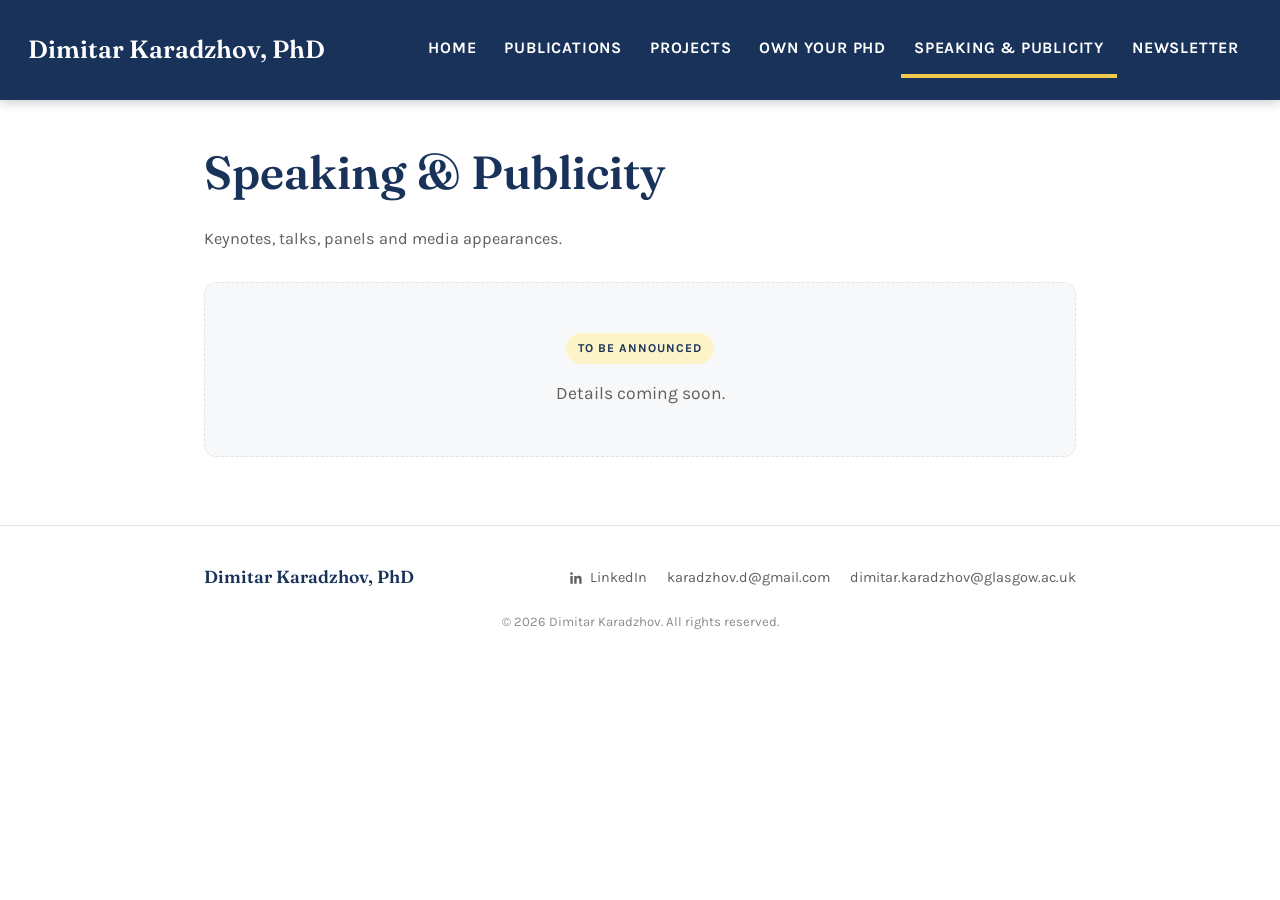
<file: speaking/index.html>
<!DOCTYPE html>
<html lang="en-GB">
<head>
<meta charset="UTF-8">
<meta name="viewport" content="width=device-width, initial-scale=1.0">
<title>Speaking &amp; Publicity — Dimitar Karadzhov, PhD</title>
<meta name="description" content="Keynotes, talks, panels and media appearances.">
<meta property="og:site_name" content="Dimitar Karadzhov, PhD">
<meta property="og:type" content="website">
<meta property="og:title" content="Speaking &amp; Publicity — Dimitar Karadzhov, PhD">
<meta property="og:description" content="Keynotes, talks, panels and media appearances.">
<meta property="og:url" content="https://dimitarkaradzhov.com/speaking/">
<meta property="og:image" content="https://dimitarkaradzhov.com/images/dimitar-karadzhov.jpg">
<meta name="twitter:card" content="summary_large_image">
<meta name="twitter:title" content="Speaking &amp; Publicity — Dimitar Karadzhov, PhD">
<meta name="twitter:description" content="Keynotes, talks, panels and media appearances.">
<meta name="twitter:image" content="https://dimitarkaradzhov.com/images/dimitar-karadzhov.jpg">
<link rel="preconnect" href="https://fonts.googleapis.com">
<link rel="preconnect" href="https://fonts.gstatic.com" crossorigin>
<link href="https://fonts.googleapis.com/css2?family=Fraunces:opsz,wght@9..144,500;9..144,600;9..144,700&family=Karla:wght@400;500;600;700&display=swap" rel="stylesheet">
<link rel="stylesheet" href="/css/style.css">
</head>
<body>

<header class="site-header">
  <div class="nav-wrap">
    <a class="brand" href="/">Dimitar Karadzhov, PhD</a>
    <button class="nav-toggle" id="navToggle" aria-label="Toggle menu">&#9776;</button>
    <nav class="nav-links" id="navLinks">
      <a href="/">Home</a>
      <a href="/publications/">Publications</a>
      <a href="/projects/">Projects</a>
      <a href="/book/">Own Your PhD</a>
      <a href="/speaking/" class="active">Speaking &amp; Publicity</a>
      <a href="/newsletter/">Newsletter</a>
    </nav>
  </div>
</header>

<main>
  <section>
    <div class="container">
      <div class="section-head">
        <h1>Speaking &amp; Publicity</h1>
        <p>Keynotes, talks, panels and media appearances.</p>
      </div>

      <div class="placeholder-box">
        <span class="tag">To be announced</span>
        <p style="margin-bottom:0;">Details coming soon.</p>
      </div>
    </div>
  </section>
</main>

<footer class="site-footer">
  <div class="container">
    <div class="footer-grid">
      <span class="footer-name">Dimitar Karadzhov, PhD</span>
      <div class="footer-links">
        <a href="https://www.linkedin.com/in/dimitar-karadzhov-phd-82b3731ab/" target="_blank" rel="noopener"><svg viewBox="0 0 24 24" aria-hidden="true"><path d="M20.45 20.45h-3.55v-5.57c0-1.33-.02-3.03-1.85-3.03-1.85 0-2.14 1.44-2.14 2.94v5.66H9.36V9h3.41v1.56h.05c.47-.9 1.63-1.85 3.36-1.85 3.6 0 4.27 2.37 4.27 5.45v6.29zM5.34 7.43a2.06 2.06 0 1 1 0-4.12 2.06 2.06 0 0 1 0 4.12zM7.12 20.45H3.56V9h3.56v11.45z"/></svg>LinkedIn</a>
        <a href="mailto:karadzhov.d@gmail.com">karadzhov.d@gmail.com</a>
        <a href="mailto:dimitar.karadzhov@glasgow.ac.uk">dimitar.karadzhov@glasgow.ac.uk</a>
      </div>
    </div>
    <p class="footer-copy">&copy; 2026 Dimitar Karadzhov. All rights reserved.</p>
  </div>
</footer>

<div class="popup-overlay" id="popupOverlay">
  <div class="popup-box">
    <button class="popup-close" id="popupClose" aria-label="Close">&times;</button>
    <h3>Deeply Human Skills</h3>
    <p>Durable skills for meaningful work, personal growth and a human-centred future &mdash; straight to your inbox.</p>
    <iframe src="https://deeplyhumanskills.substack.com/embed" width="100%" height="150" style="border:1px solid #e3e3e3; background:white; border-radius:8px;" frameborder="0" scrolling="no"></iframe>
  </div>
</div>

<script src="/js/main.js"></script>
</body>
</html>
</file>
<file: css/style.css>
/* ============ Design tokens ============ */
:root {
  --navy: #183259;
  --navy-dark: #101f38;
  --pale-blue: #dfe7f1;
  --pale-yellow: #fcf4c8;
  --ink: #232323;
  --grey: #5f5f5f;
  --grey-light: #8a8a8a;
  --line: #e3e3e3;
  --bg: #ffffff;
  --bg-soft: #f7f8fa;
  --max-width: 920px;
  --font-head: 'Fraunces', Georgia, 'Times New Roman', serif;
  --font-body: 'Karla', -apple-system, BlinkMacSystemFont, 'Segoe UI', sans-serif;

  /* Book metaskill domains */
  --domain-identity: #e6e6e6;
  --domain-process: #dfe7f1;
  --domain-effort: #f6ddc9;
  --domain-environment: #dcebe0;
  --domain-academic: #e8dced;
}

* { box-sizing: border-box; }

html { scroll-behavior: smooth; }

body {
  margin: 0;
  font-family: var(--font-body);
  color: var(--ink);
  background: var(--bg);
  line-height: 1.75;
  font-size: 17.5px;
  -webkit-font-smoothing: antialiased;
}

h1, h2, h3 {
  font-family: var(--font-head);
  color: var(--navy);
  line-height: 1.25;
  margin: 0 0 0.5em;
  font-weight: 600;
}

h1 { font-size: 2.9rem; }
h2 { font-size: 1.85rem; margin-top: 0; }
h3 { font-size: 1.3rem; }

p { margin: 0 0 1em; }

a { color: var(--navy); }
a:hover { color: var(--navy-dark); }

.container {
  max-width: var(--max-width);
  margin: 0 auto;
  padding: 0 24px;
}

/* ============ Header / nav ============ */
.site-header {
  position: sticky;
  top: 0;
  z-index: 40;
  background: var(--navy);
  box-shadow: 0 2px 10px rgba(16,31,56,0.25);
}

.nav-wrap {
  max-width: 1320px;
  margin: 0 auto;
  padding: 22px 28px;
  display: flex;
  align-items: center;
  justify-content: space-between;
  gap: 22px;
}

.brand {
  font-family: var(--font-head);
  font-weight: 600;
  font-size: 1.56rem;
  color: #fff;
  text-decoration: none;
  white-space: nowrap;
  flex-shrink: 0;
}

.nav-links {
  display: flex;
  flex-wrap: nowrap;
  gap: 2px;
  justify-content: flex-end;
}

.nav-links a {
  text-decoration: none;
  color: #fff;
  font-size: 1rem;
  font-weight: 700;
  text-transform: uppercase;
  letter-spacing: 0.05em;
  white-space: nowrap;
  padding: 12px 13px;
  border-bottom: 4px solid transparent;
  transition: border-color 0.15s, color 0.15s;
}

.nav-links a:hover { color: #fcf4c8; }
.nav-links a.active { border-bottom-color: #f0c94e; }

.nav-toggle {
  display: none;
  color: #fff;
  border-color: rgba(255,255,255,0.4);
}

/* ============ Hero ============ */
.hero {
  padding: 64px 0 48px;
}

.hero-grid {
  display: grid;
  grid-template-columns: 1.9fr 1fr;
  gap: 64px;
  align-items: center;
}

.hero-photo {
  width: 100%;
  aspect-ratio: 1 / 1;
  border-radius: 14px;
  overflow: hidden;
  background: var(--bg-soft);
  border: 1px solid var(--line);
}

.hero-photo img {
  width: 100%;
  height: 100%;
  object-fit: cover;
  display: block;
}

.eyebrow {
  text-transform: uppercase;
  letter-spacing: 0.08em;
  font-size: 0.78rem;
  font-weight: 600;
  color: var(--grey);
  margin-bottom: 10px;
}

.hero h1 { margin-bottom: 22px; }

.identity-line {
  font-size: 1.15rem;
  color: var(--grey);
  margin-bottom: 22px;
}

.identity-line strong { color: var(--navy); font-weight: 600; }

.hero-actions {
  display: flex;
  gap: 12px;
  flex-wrap: wrap;
  margin-top: 24px;
}

/* ============ Buttons ============ */
.btn {
  display: inline-block;
  padding: 11px 20px;
  border-radius: 8px;
  text-decoration: none;
  font-weight: 600;
  font-size: 0.92rem;
  transition: transform 0.1s, box-shadow 0.15s, background 0.15s;
  border: 1.5px solid transparent;
}

.btn-primary {
  background: var(--navy);
  color: #fff;
}
.btn-primary:hover { background: var(--navy-dark); color: #fff; }

.btn-secondary {
  background: transparent;
  border-color: var(--navy);
  color: var(--navy);
}
.btn-secondary:hover { background: var(--pale-blue); color: var(--navy); }

.btn-accent {
  background: #f0c94e;
  color: var(--navy-dark);
}
.btn-accent:hover { background: #e6ba2c; color: var(--navy-dark); }

/* ============ Sections ============ */
section { padding: 44px 0; }
section.soft { background: var(--bg-soft); }
.section-divider { border: none; border-top: 1px solid var(--line); margin: 0; }

.section-head { margin-bottom: 28px; }
.section-head p { color: var(--grey); font-size: 1.02rem; max-width: 640px; }

/* ============ Identity split cards (Home) ============ */
.split-grid {
  display: grid;
  grid-template-columns: 1fr 1fr;
  gap: 24px;
}

.split-card {
  background: var(--bg);
  border: 1px solid var(--line);
  border-radius: 12px;
  padding: 28px;
}

.split-card .tag {
  display: inline-block;
  font-size: 0.75rem;
  font-weight: 700;
  text-transform: uppercase;
  letter-spacing: 0.06em;
  color: var(--navy);
  background: var(--pale-blue);
  padding: 4px 10px;
  border-radius: 999px;
  margin-bottom: 14px;
}

.split-card ul { margin: 14px 0 0; padding-left: 20px; color: var(--grey); }
.split-card li { margin-bottom: 6px; }

.list-label {
  font-weight: 700;
  color: var(--navy);
  font-size: 0.9rem;
  margin: 16px 0 4px;
}

/* ============ Tab preview cards (Home links to Publications/Projects/etc.) ============ */
.card-grid {
  display: grid;
  grid-template-columns: repeat(auto-fit, minmax(220px, 1fr));
  gap: 20px;
}

.tab-card {
  display: block;
  text-decoration: none;
  background: var(--bg);
  border: 1px solid var(--line);
  border-radius: 12px;
  padding: 24px;
  transition: box-shadow 0.15s, transform 0.15s, border-color 0.15s;
}

.tab-card:hover {
  box-shadow: 0 6px 20px rgba(24,50,89,0.10);
  transform: translateY(-2px);
  border-color: var(--navy);
}

.tab-card h3 { margin-bottom: 8px; color: var(--navy); }
.tab-card p { color: var(--grey); font-size: 0.94rem; margin-bottom: 0; }
.tab-card .arrow { color: var(--navy); font-weight: 600; font-size: 0.88rem; }

/* ============ Roles list (Home, Jamie-style continuous flow) ============ */
.roles-list {
  list-style: none;
  margin: 0;
  padding: 0;
}
.roles-list li {
  display: flex;
  justify-content: space-between;
  align-items: baseline;
  gap: 20px;
  padding: 14px 0;
  border-bottom: 1px solid var(--line);
  flex-wrap: wrap;
}
.roles-list li:last-child { border-bottom: none; }
.roles-list .role-name { font-weight: 600; color: var(--ink); }
.roles-list .role-org { color: var(--grey); font-size: 0.92rem; white-space: nowrap; }

/* ============ Publication / list entries ============ */
.pub-group { margin-bottom: 36px; }
.pub-group h3 {
  border-bottom: 2px solid var(--navy);
  padding-bottom: 8px;
  margin-bottom: 18px;
}

.pub-entry {
  padding: 14px 0;
  border-bottom: 1px solid var(--line);
}
.pub-entry:last-child { border-bottom: none; }
.pub-entry .cite { color: var(--ink); }
.pub-entry .cite strong { color: var(--navy); }
.pub-entry a { word-break: break-word; }

/* ============ Placeholder / coming soon blocks ============ */
.placeholder-box {
  background: var(--bg-soft);
  border: 1.5px dashed var(--line);
  border-radius: 12px;
  padding: 48px 28px;
  text-align: center;
  color: var(--grey);
}
.placeholder-box .tag {
  display: inline-block;
  font-size: 0.75rem;
  font-weight: 700;
  text-transform: uppercase;
  letter-spacing: 0.08em;
  color: var(--navy);
  background: var(--pale-yellow);
  padding: 5px 12px;
  border-radius: 999px;
  margin-bottom: 14px;
}

/* ============ Book / newsletter feature blocks ============ */
.feature-block {
  display: grid;
  grid-template-columns: 220px 1fr;
  gap: 32px;
  align-items: start;
  background: var(--bg-soft);
  border-radius: 14px;
  padding: 32px;
}

.book-cover {
  width: 100%;
  aspect-ratio: 3 / 4.5;
  border-radius: 8px;
  background: linear-gradient(155deg, var(--navy), var(--navy-dark));
  color: #fff;
  display: flex;
  align-items: center;
  justify-content: center;
  text-align: center;
  font-family: var(--font-head);
  font-size: 1.3rem;
  font-weight: 600;
  padding: 20px;
  box-shadow: 0 10px 30px rgba(24,50,89,0.25);
}

/* ============ Flip cards (book sneak peek) ============ */
.flip-grid {
  display: grid;
  grid-template-columns: repeat(4, 1fr);
  gap: 20px;
}

.flip-card {
  background: none;
  border: none;
  padding: 0;
  cursor: pointer;
  font: inherit;
  color: inherit;
  perspective: 1000px;
  height: 190px;
  display: block;
  width: 100%;
}

.flip-card-inner {
  position: relative;
  width: 100%;
  height: 100%;
  transition: transform 0.5s;
  transform-style: preserve-3d;
}

.flip-card.is-flipped .flip-card-inner { transform: rotateY(180deg); }

.flip-face {
  position: absolute;
  inset: 0;
  backface-visibility: hidden;
  border-radius: 12px;
  border: 1px solid var(--line);
  padding: 20px;
  display: flex;
  flex-direction: column;
  align-items: center;
  justify-content: center;
  text-align: center;
}

.flip-front {
  background: var(--bg);
  color: var(--navy);
}

.flip-icon {
  width: 34px;
  height: 34px;
  margin-bottom: 12px;
  color: var(--navy);
}

.flip-front h3 {
  font-size: 0.95rem;
  margin: 0;
  color: var(--navy);
}

.flip-back {
  background: var(--navy);
  color: #fff;
  transform: rotateY(180deg);
  justify-content: flex-start;
  overflow-y: auto;
  scrollbar-width: thin;
  scrollbar-color: rgba(255,255,255,0.5) transparent;
}

.flip-back::-webkit-scrollbar { width: 6px; }
.flip-back::-webkit-scrollbar-thumb { background: rgba(255,255,255,0.5); border-radius: 3px; }
.flip-back::-webkit-scrollbar-track { background: transparent; }

.flip-back p {
  font-size: 0.82rem;
  line-height: 1.5;
  margin: 0;
  color: #eef2f8;
}

.flip-card:hover .flip-face.flip-front { border-color: var(--navy); }

.flip-card.domain-identity .flip-front { background: var(--domain-identity); }
.flip-card.domain-process .flip-front { background: var(--domain-process); }
.flip-card.domain-effort .flip-front { background: var(--domain-effort); }
.flip-card.domain-environment .flip-front { background: var(--domain-environment); }
.flip-card.domain-academic .flip-front { background: var(--domain-academic); }

/* Sneak peek layout: flip grid + legend sidebar */
.sneak-peek-layout {
  display: grid;
  grid-template-columns: 1fr 190px;
  gap: 32px;
  align-items: start;
}

.legend {
  border: 1px solid var(--line);
  border-radius: 12px;
  padding: 18px;
  background: var(--bg);
}

.legend-title {
  font-size: 0.75rem;
  font-weight: 700;
  text-transform: uppercase;
  letter-spacing: 0.05em;
  color: var(--grey);
  margin-bottom: 12px;
}

.legend-item {
  display: flex;
  align-items: center;
  gap: 10px;
  font-size: 0.88rem;
  color: var(--ink);
  padding: 6px 0;
}

.legend-dot {
  width: 12px;
  height: 12px;
  border-radius: 50%;
  flex-shrink: 0;
  border: 1px solid rgba(0,0,0,0.08);
}

.legend-dot.domain-identity { background: var(--domain-identity); }
.legend-dot.domain-process { background: var(--domain-process); }
.legend-dot.domain-effort { background: var(--domain-effort); }
.legend-dot.domain-environment { background: var(--domain-environment); }
.legend-dot.domain-academic { background: var(--domain-academic); }

.note {
  font-size: 0.86rem;
  color: var(--grey-light);
  font-style: italic;
  margin-top: 4px;
}

.status-pill {
  display: inline-block;
  font-size: 0.75rem;
  font-weight: 700;
  text-transform: uppercase;
  letter-spacing: 0.06em;
  color: var(--navy-dark);
  background: var(--pale-yellow);
  padding: 5px 12px;
  border-radius: 999px;
  margin-bottom: 14px;
}

/* ============ Newsletter CTA ============ */
.newsletter-cta {
  background: var(--navy);
  color: #fff;
  border-radius: 16px;
  padding: 44px;
  text-align: center;
}
.newsletter-cta h2 { color: #fff; }
.newsletter-cta p { color: #cdd7e6; max-width: 520px; margin-left: auto; margin-right: auto; }

.newsletter-cta.with-photo {
  display: grid;
  grid-template-columns: 150px 1fr;
  gap: 36px;
  align-items: center;
  text-align: left;
}
.newsletter-cta.with-photo .newsletter-copy p { margin-left: 0; margin-right: 0; }
.newsletter-photo {
  width: 150px;
  height: 150px;
  border-radius: 50%;
  object-fit: cover;
  border: 4px solid rgba(255,255,255,0.18);
}

.subscribe-form {
  display: flex;
  gap: 10px;
  justify-content: center;
  flex-wrap: wrap;
  margin-top: 22px;
}

.subscribe-form input[type="email"] {
  padding: 12px 14px;
  border-radius: 8px;
  border: none;
  min-width: 260px;
  font-size: 0.95rem;
  font-family: var(--font-body);
}

.subscribe-form button {
  padding: 12px 22px;
  border-radius: 8px;
  border: none;
  background: var(--pale-yellow);
  color: var(--navy-dark);
  font-weight: 700;
  cursor: pointer;
  font-family: var(--font-body);
  font-size: 0.95rem;
}
.subscribe-form button:hover { background: #fff; }

/* ============ Footer ============ */
.site-footer {
  border-top: 1px solid var(--line);
  padding: 36px 0;
  margin-top: 24px;
}

.footer-grid {
  display: flex;
  justify-content: space-between;
  align-items: center;
  flex-wrap: wrap;
  gap: 16px;
}

.footer-name {
  font-family: var(--font-head);
  color: var(--navy);
  font-weight: 600;
}

.footer-links {
  display: flex;
  gap: 20px;
  flex-wrap: wrap;
  font-size: 0.9rem;
}

.footer-links a { color: var(--grey); text-decoration: none; display: inline-flex; align-items: center; gap: 6px; }
.footer-links a:hover { color: var(--navy); }
.footer-links svg { width: 16px; height: 16px; fill: currentColor; flex-shrink: 0; }

.footer-copy {
  color: var(--grey-light);
  font-size: 0.82rem;
  margin-top: 18px;
  text-align: center;
}

/* ============ Newsletter popup ============ */
.popup-overlay {
  position: fixed;
  inset: 0;
  background: rgba(16,31,56,0.45);
  display: none;
  align-items: center;
  justify-content: center;
  z-index: 100;
  padding: 20px;
}
.popup-overlay.visible { display: flex; }

.popup-box {
  background: #fff;
  border-radius: 16px;
  max-width: 420px;
  width: 100%;
  padding: 32px;
  position: relative;
  box-shadow: 0 20px 60px rgba(0,0,0,0.25);
  text-align: center;
}

.popup-close {
  position: absolute;
  top: 14px;
  right: 14px;
  background: none;
  border: none;
  font-size: 1.3rem;
  color: var(--grey);
  cursor: pointer;
  line-height: 1;
  padding: 4px;
}
.popup-close:hover { color: var(--navy); }

.popup-box h3 { margin-bottom: 8px; }
.popup-box p { color: var(--grey); font-size: 0.94rem; }

/* ============ Responsive ============ */
@media (max-width: 1080px) {
  .hero-grid { grid-template-columns: 1fr; }
  .hero-photo { max-width: 280px; margin: 0 auto; }
  .split-grid { grid-template-columns: 1fr; }
  .flip-grid { grid-template-columns: repeat(2, 1fr); }
  .sneak-peek-layout { grid-template-columns: 1fr; }
  .legend { display: flex; flex-wrap: wrap; gap: 4px 18px; }
  .legend-title { width: 100%; }
  .feature-block { grid-template-columns: 1fr; }
  .book-cover { max-width: 200px; margin: 0 auto; }
  h1 { font-size: 2.1rem; }

  .newsletter-cta.with-photo { grid-template-columns: 1fr; text-align: center; }
  .newsletter-cta.with-photo .newsletter-copy p { margin-left: auto; margin-right: auto; }
  .newsletter-photo { margin: 0 auto; }

  .nav-wrap { flex-wrap: wrap; }
  .nav-links {
    width: 100%;
    flex-wrap: wrap;
    justify-content: flex-start;
    display: none;
  }
  .nav-links.open { display: flex; }
  .nav-toggle {
    display: inline-flex;
    align-items: center;
    justify-content: center;
    width: 36px;
    height: 36px;
    border-radius: 8px;
    border: 1px solid rgba(255,255,255,0.4);
    background: none;
    cursor: pointer;
    font-size: 1.1rem;
    color: var(--navy);
  }
}

@media (max-width: 560px) {
  .flip-grid { grid-template-columns: 1fr; }
}
</file>
